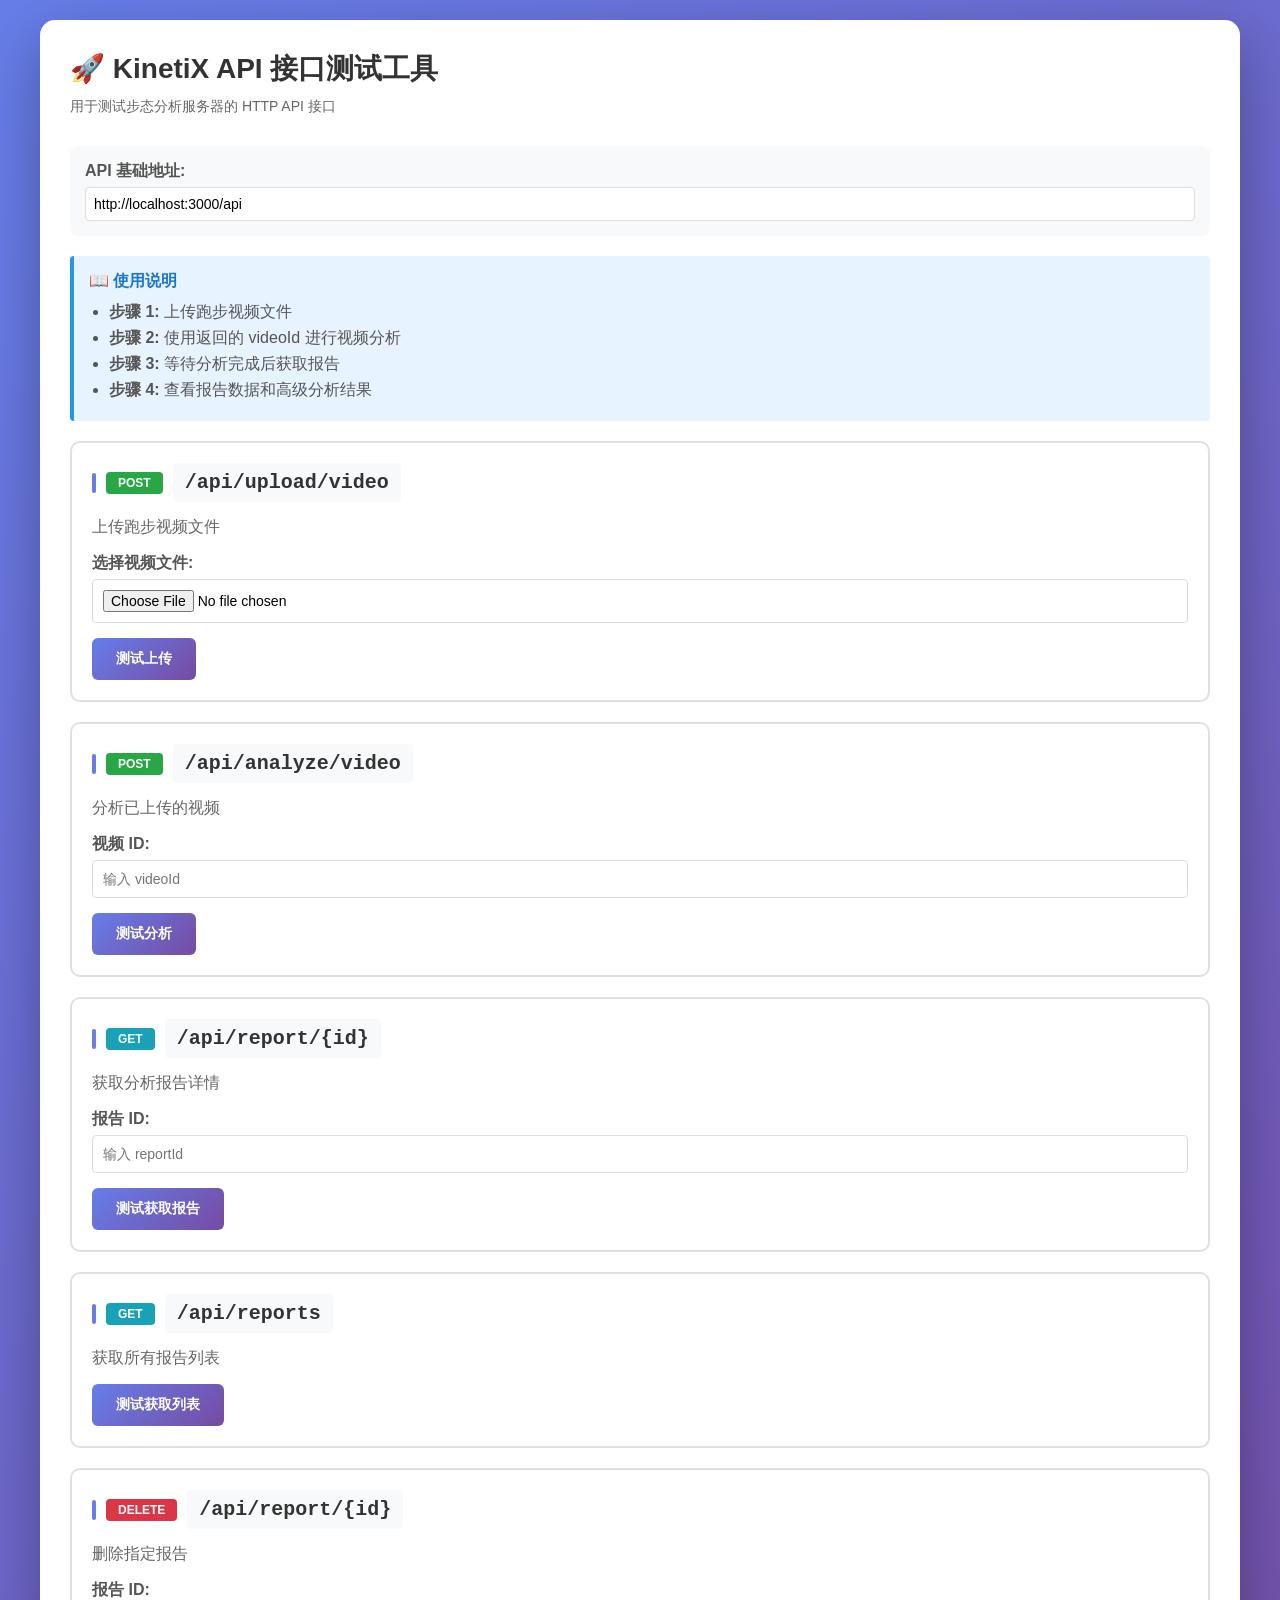
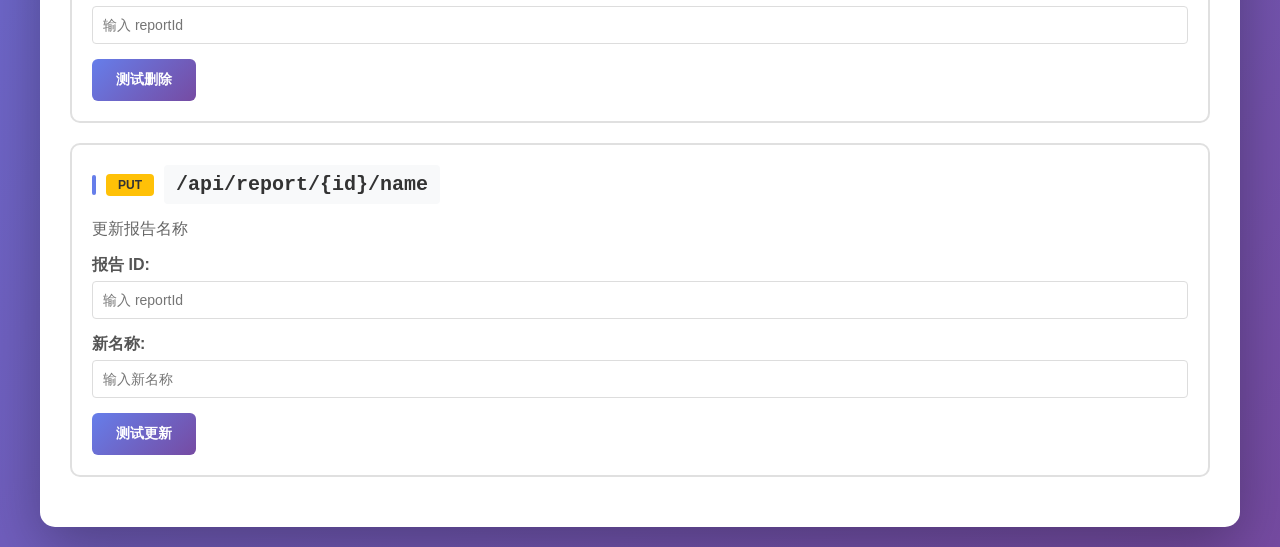
<file: back/api-test.html>
<!DOCTYPE html>
<html lang="zh-CN">
<head>
    <meta charset="UTF-8">
    <meta name="viewport" content="width=device-width, initial-scale=1.0">
    <title>KinetiX API 接口测试工具</title>
    <style>
        * {
            margin: 0;
            padding: 0;
            box-sizing: border-box;
        }
        
        body {
            font-family: 'Microsoft YaHei', Arial, sans-serif;
            background: linear-gradient(135deg, #667eea 0%, #764ba2 100%);
            min-height: 100vh;
            padding: 20px;
        }
        
        .container {
            max-width: 1200px;
            margin: 0 auto;
            background: white;
            border-radius: 15px;
            padding: 30px;
            box-shadow: 0 20px 60px rgba(0,0,0,0.3);
        }
        
        h1 {
            color: #333;
            margin-bottom: 10px;
            font-size: 28px;
        }
        
        .subtitle {
            color: #666;
            margin-bottom: 30px;
            font-size: 14px;
        }
        
        .api-config {
            background: #f8f9fa;
            padding: 15px;
            border-radius: 8px;
            margin-bottom: 20px;
        }
        
        .api-config label {
            display: block;
            margin-bottom: 5px;
            color: #555;
            font-weight: bold;
        }
        
        .api-config input {
            width: 100%;
            padding: 8px;
            border: 1px solid #ddd;
            border-radius: 4px;
            font-size: 14px;
        }
        
        .test-section {
            border: 2px solid #e0e0e0;
            border-radius: 10px;
            padding: 20px;
            margin-bottom: 20px;
        }
        
        .test-section h2 {
            color: #667eea;
            margin-bottom: 15px;
            font-size: 20px;
            display: flex;
            align-items: center;
        }
        
        .test-section h2::before {
            content: '';
            display: inline-block;
            width: 4px;
            height: 20px;
            background: #667eea;
            margin-right: 10px;
            border-radius: 2px;
        }
        
        .method {
            display: inline-block;
            padding: 4px 12px;
            border-radius: 4px;
            color: white;
            font-weight: bold;
            font-size: 12px;
            margin-right: 10px;
        }
        
        .method.post { background: #28a745; }
        .method.get { background: #17a2b8; }
        .method.put { background: #ffc107; color: #333; }
        .method.delete { background: #dc3545; }
        
        .endpoint {
            font-family: 'Courier New', monospace;
            background: #f8f9fa;
            padding: 8px 12px;
            border-radius: 4px;
            color: #333;
        }
        
        .form-group {
            margin-bottom: 15px;
        }
        
        .form-group label {
            display: block;
            margin-bottom: 5px;
            color: #555;
            font-weight: bold;
        }
        
        .form-group input,
        .form-group textarea {
            width: 100%;
            padding: 10px;
            border: 1px solid #ddd;
            border-radius: 4px;
            font-size: 14px;
        }
        
        .form-group textarea {
            font-family: 'Courier New', monospace;
            resize: vertical;
            min-height: 100px;
        }
        
        button {
            background: linear-gradient(135deg, #667eea 0%, #764ba2 100%);
            color: white;
            border: none;
            padding: 12px 24px;
            border-radius: 6px;
            cursor: pointer;
            font-size: 14px;
            font-weight: bold;
            transition: transform 0.2s, box-shadow 0.2s;
        }
        
        button:hover {
            transform: translateY(-2px);
            box-shadow: 0 5px 15px rgba(102, 126, 234, 0.4);
        }
        
        button:disabled {
            opacity: 0.5;
            cursor: not-allowed;
            transform: none;
        }
        
        .response {
            background: #f8f9fa;
            border-left: 4px solid #667eea;
            padding: 15px;
            margin-top: 15px;
            border-radius: 4px;
        }
        
        .response.success {
            border-left-color: #28a745;
        }
        
        .response.error {
            border-left-color: #dc3545;
        }
        
        .response pre {
            background: white;
            padding: 10px;
            border-radius: 4px;
            overflow-x: auto;
            font-size: 12px;
            max-height: 400px;
            overflow-y: auto;
        }
        
        .status {
            display: inline-block;
            padding: 4px 12px;
            border-radius: 4px;
            font-size: 12px;
            font-weight: bold;
            margin-bottom: 10px;
        }
        
        .status.success { background: #d4edda; color: #155724; }
        .status.error { background: #f8d7da; color: #721c24; }
        .status.loading { background: #fff3cd; color: #856404; }
        
        .loading-spinner {
            display: inline-block;
            width: 14px;
            height: 14px;
            border: 2px solid #f3f3f3;
            border-top: 2px solid #667eea;
            border-radius: 50%;
            animation: spin 1s linear infinite;
            margin-right: 8px;
        }
        
        @keyframes spin {
            0% { transform: rotate(0deg); }
            100% { transform: rotate(360deg); }
        }
        
        .info-box {
            background: #e7f3ff;
            border-left: 4px solid #2196F3;
            padding: 15px;
            margin-bottom: 20px;
            border-radius: 4px;
        }
        
        .info-box h3 {
            color: #1976D2;
            margin-bottom: 10px;
            font-size: 16px;
        }
        
        .info-box ul {
            margin-left: 20px;
            color: #555;
        }
        
        .info-box li {
            margin-bottom: 5px;
        }
    </style>
</head>
<body>
    <div class="container">
        <h1>🚀 KinetiX API 接口测试工具</h1>
        <p class="subtitle">用于测试步态分析服务器的 HTTP API 接口</p>
        
        <!-- API 配置 -->
        <div class="api-config">
            <label for="baseUrl">API 基础地址:</label>
            <input type="text" id="baseUrl" value="http://localhost:3000/api">
        </div>
        
        <!-- 使用说明 -->
        <div class="info-box">
            <h3>📖 使用说明</h3>
            <ul>
                <li><strong>步骤 1:</strong> 上传跑步视频文件</li>
                <li><strong>步骤 2:</strong> 使用返回的 videoId 进行视频分析</li>
                <li><strong>步骤 3:</strong> 等待分析完成后获取报告</li>
                <li><strong>步骤 4:</strong> 查看报告数据和高级分析结果</li>
            </ul>
        </div>
        
        <!-- 1. 上传视频 -->
        <div class="test-section">
            <h2>
                <span class="method post">POST</span>
                <span class="endpoint">/api/upload/video</span>
            </h2>
            <p style="margin-bottom: 15px; color: #666;">上传跑步视频文件</p>
            
            <div class="form-group">
                <label for="videoFile">选择视频文件:</label>
                <input type="file" id="videoFile" accept="video/*">
            </div>
            
            <button onclick="testUploadVideo()" id="uploadBtn">
                测试上传
            </button>
            
            <div id="uploadResponse" class="response" style="display: none;"></div>
        </div>
        
        <!-- 2. 分析视频 -->
        <div class="test-section">
            <h2>
                <span class="method post">POST</span>
                <span class="endpoint">/api/analyze/video</span>
            </h2>
            <p style="margin-bottom: 15px; color: #666;">分析已上传的视频</p>
            
            <div class="form-group">
                <label for="analyzeVideoId">视频 ID:</label>
                <input type="text" id="analyzeVideoId" placeholder="输入 videoId">
            </div>
            
            <button onclick="testAnalyzeVideo()" id="analyzeBtn">
                测试分析
            </button>
            
            <div id="analyzeResponse" class="response" style="display: none;"></div>
        </div>
        
        <!-- 3. 获取报告 -->
        <div class="test-section">
            <h2>
                <span class="method get">GET</span>
                <span class="endpoint">/api/report/{id}</span>
            </h2>
            <p style="margin-bottom: 15px; color: #666;">获取分析报告详情</p>
            
            <div class="form-group">
                <label for="reportId">报告 ID:</label>
                <input type="text" id="reportId" placeholder="输入 reportId">
            </div>
            
            <button onclick="testGetReport()" id="getReportBtn">
                测试获取报告
            </button>
            
            <div id="reportResponse" class="response" style="display: none;"></div>
        </div>
        
        <!-- 4. 获取报告列表 -->
        <div class="test-section">
            <h2>
                <span class="method get">GET</span>
                <span class="endpoint">/api/reports</span>
            </h2>
            <p style="margin-bottom: 15px; color: #666;">获取所有报告列表</p>
            
            <button onclick="testGetReports()" id="getReportsBtn">
                测试获取列表
            </button>
            
            <div id="reportsResponse" class="response" style="display: none;"></div>
        </div>
        
        <!-- 5. 删除报告 -->
        <div class="test-section">
            <h2>
                <span class="method delete">DELETE</span>
                <span class="endpoint">/api/report/{id}</span>
            </h2>
            <p style="margin-bottom: 15px; color: #666;">删除指定报告</p>
            
            <div class="form-group">
                <label for="deleteReportId">报告 ID:</label>
                <input type="text" id="deleteReportId" placeholder="输入 reportId">
            </div>
            
            <button onclick="testDeleteReport()" id="deleteBtn">
                测试删除
            </button>
            
            <div id="deleteResponse" class="response" style="display: none;"></div>
        </div>
        
        <!-- 6. 更新报告名称 -->
        <div class="test-section">
            <h2>
                <span class="method put">PUT</span>
                <span class="endpoint">/api/report/{id}/name</span>
            </h2>
            <p style="margin-bottom: 15px; color: #666;">更新报告名称</p>
            
            <div class="form-group">
                <label for="updateReportId">报告 ID:</label>
                <input type="text" id="updateReportId" placeholder="输入 reportId">
            </div>
            
            <div class="form-group">
                <label for="newReportName">新名称:</label>
                <input type="text" id="newReportName" placeholder="输入新名称">
            </div>
            
            <button onclick="testUpdateReportName()" id="updateBtn">
                测试更新
            </button>
            
            <div id="updateResponse" class="response" style="display: none;"></div>
        </div>
    </div>
    
    <script>
        // 获取 API 基础地址
        function getBaseUrl() {
            return document.getElementById('baseUrl').value.replace(/\/$/, '');
        }
        
        // 显示响应结果
        function showResponse(elementId, data, success = true) {
            const element = document.getElementById(elementId);
            element.style.display = 'block';
            element.className = 'response ' + (success ? 'success' : 'error');
            
            const statusClass = success ? 'success' : 'error';
            element.innerHTML = `
                <div class="status ${statusClass}">${success ? '✓ 成功' : '✗ 失败'}</div>
                <pre>${JSON.stringify(data, null, 2)}</pre>
            `;
        }
        
        // 显示加载状态
        function showLoading(buttonId) {
            const button = document.getElementById(buttonId);
            button.disabled = true;
            button.dataset.originalText = button.innerText;
            button.innerHTML = '<span class="loading-spinner"></span>加载中...';
        }
        
        // 恢复按钮状态
        function resetButton(buttonId) {
            const button = document.getElementById(buttonId);
            button.disabled = false;
            button.innerText = button.dataset.originalText || '测试';
        }
        
        // 1. 测试上传视频
        async function testUploadVideo() {
            const fileInput = document.getElementById('videoFile');
            const file = fileInput.files[0];
            
            if (!file) {
                alert('请选择视频文件');
                return;
            }
            
            showLoading('uploadBtn');
            
            try {
                const formData = new FormData();
                formData.append('video', file);
                
                const response = await fetch(`${getBaseUrl()}/upload/video`, {
                    method: 'POST',
                    body: formData
                });
                
                const result = await response.json();
                showResponse('uploadResponse', result, result.code === 200);
                
                if (result.code === 200) {
                    // 自动填充 videoId 到分析输入框
                    document.getElementById('analyzeVideoId').value = result.data.videoId;
                }
            } catch (error) {
                showResponse('uploadResponse', { error: error.message }, false);
            } finally {
                resetButton('uploadBtn');
            }
        }
        
        // 2. 测试分析视频
        async function testAnalyzeVideo() {
            const videoId = document.getElementById('analyzeVideoId').value;
            
            if (!videoId) {
                alert('请输入 videoId');
                return;
            }
            
            showLoading('analyzeBtn');
            
            try {
                const response = await fetch(`${getBaseUrl()}/analyze/video`, {
                    method: 'POST',
                    headers: {
                        'Content-Type': 'application/json'
                    },
                    body: JSON.stringify({ videoId })
                });
                
                const result = await response.json();
                showResponse('analyzeResponse', result, result.code === 200);
            } catch (error) {
                showResponse('analyzeResponse', { error: error.message }, false);
            } finally {
                resetButton('analyzeBtn');
            }
        }
        
        // 3. 测试获取报告
        async function testGetReport() {
            const reportId = document.getElementById('reportId').value;
            
            if (!reportId) {
                alert('请输入 reportId');
                return;
            }
            
            showLoading('getReportBtn');
            
            try {
                const response = await fetch(`${getBaseUrl()}/report/${reportId}`);
                const result = await response.json();
                showResponse('reportResponse', result, result.code === 200);
            } catch (error) {
                showResponse('reportResponse', { error: error.message }, false);
            } finally {
                resetButton('getReportBtn');
            }
        }
        
        // 4. 测试获取报告列表
        async function testGetReports() {
            showLoading('getReportsBtn');
            
            try {
                const response = await fetch(`${getBaseUrl()}/reports`);
                const result = await response.json();
                showResponse('reportsResponse', result, result.code === 200);
            } catch (error) {
                showResponse('reportsResponse', { error: error.message }, false);
            } finally {
                resetButton('getReportsBtn');
            }
        }
        
        // 5. 测试删除报告
        async function testDeleteReport() {
            const reportId = document.getElementById('deleteReportId').value;
            
            if (!reportId) {
                alert('请输入 reportId');
                return;
            }
            
            if (!confirm('确定要删除这个报告吗？')) {
                return;
            }
            
            showLoading('deleteBtn');
            
            try {
                const response = await fetch(`${getBaseUrl()}/report/${reportId}`, {
                    method: 'DELETE'
                });
                
                const result = await response.json();
                showResponse('deleteResponse', result, result.code === 200);
            } catch (error) {
                showResponse('deleteResponse', { error: error.message }, false);
            } finally {
                resetButton('deleteBtn');
            }
        }
        
        // 6. 测试更新报告名称
        async function testUpdateReportName() {
            const reportId = document.getElementById('updateReportId').value;
            const newName = document.getElementById('newReportName').value;
            
            if (!reportId) {
                alert('请输入 reportId');
                return;
            }
            
            if (!newName) {
                alert('请输入新名称');
                return;
            }
            
            showLoading('updateBtn');
            
            try {
                const response = await fetch(`${getBaseUrl()}/report/${reportId}/name`, {
                    method: 'PUT',
                    headers: {
                        'Content-Type': 'application/json'
                    },
                    body: JSON.stringify({ name: newName })
                });
                
                const result = await response.json();
                showResponse('updateResponse', result, result.code === 200);
            } catch (error) {
                showResponse('updateResponse', { error: error.message }, false);
            } finally {
                resetButton('updateBtn');
            }
        }
    </script>
</body>
</html>
</file>
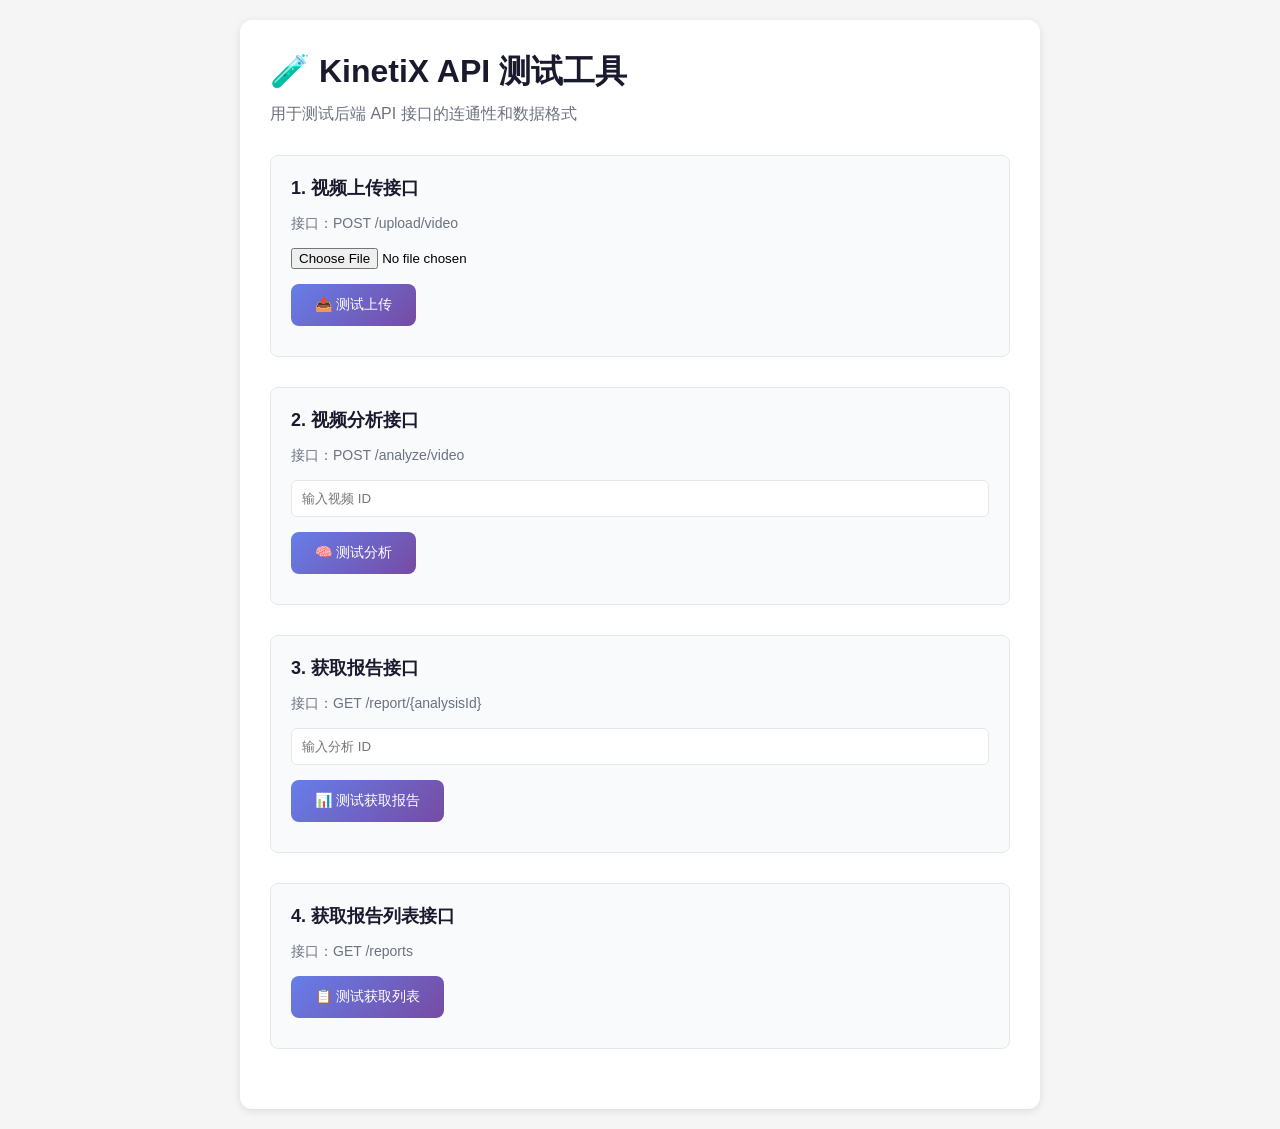
<file: front/api-test.html>
<!DOCTYPE html>
<html lang="zh-CN">
<head>
    <meta charset="UTF-8">
    <meta name="viewport" content="width=device-width, initial-scale=1.0">
    <title>KinetiX API 测试</title>
    <style>
        * {
            margin: 0;
            padding: 0;
            box-sizing: border-box;
        }
        
        body {
            font-family: -apple-system, BlinkMacSystemFont, 'Segoe UI', sans-serif;
            background: #f5f5f5;
            padding: 20px;
        }
        
        .container {
            max-width: 800px;
            margin: 0 auto;
            background: white;
            border-radius: 12px;
            padding: 30px;
            box-shadow: 0 2px 8px rgba(0, 0, 0, 0.1);
        }
        
        h1 {
            color: #1a1a2e;
            margin-bottom: 10px;
        }
        
        .desc {
            color: #6b7280;
            margin-bottom: 30px;
        }
        
        .test-section {
            margin-bottom: 30px;
            padding: 20px;
            background: #f9fafb;
            border-radius: 8px;
            border: 1px solid #e5e7eb;
        }
        
        .test-section h2 {
            color: #1a1a2e;
            font-size: 18px;
            margin-bottom: 15px;
        }
        
        .test-btn {
            background: linear-gradient(135deg, #667eea 0%, #764ba2 100%);
            color: white;
            border: none;
            padding: 12px 24px;
            border-radius: 8px;
            font-size: 14px;
            cursor: pointer;
            margin-right: 10px;
            margin-bottom: 10px;
            transition: all 0.3s;
        }
        
        .test-btn:hover {
            transform: translateY(-2px);
            box-shadow: 0 4px 12px rgba(102, 126, 234, 0.4);
        }
        
        .test-btn:disabled {
            opacity: 0.5;
            cursor: not-allowed;
        }
        
        .result {
            margin-top: 15px;
            padding: 15px;
            background: white;
            border-radius: 6px;
            border: 1px solid #e5e7eb;
        }
        
        .result pre {
            white-space: pre-wrap;
            word-wrap: break-word;
            font-size: 13px;
            color: #374151;
        }
        
        .success {
            border-left: 4px solid #10b981;
        }
        
        .error {
            border-left: 4px solid #ef4444;
        }
        
        .loading {
            color: #667eea;
            font-style: italic;
        }
        
        .file-input {
            margin-bottom: 15px;
        }
    </style>
</head>
<body>
    <div class="container">
        <h1>🧪 KinetiX API 测试工具</h1>
        <p class="desc">用于测试后端 API 接口的连通性和数据格式</p>
        
        <!-- 视频上传测试 -->
        <div class="test-section">
            <h2>1. 视频上传接口</h2>
            <p style="color: #6b7280; font-size: 14px; margin-bottom: 15px;">
                接口：POST /upload/video
            </p>
            
            <div class="file-input">
                <input type="file" id="videoFile" accept="video/*" style="display: block; margin-bottom: 10px;">
            </div>
            
            <button class="test-btn" onclick="testUploadVideo()" id="uploadBtn">
                📤 测试上传
            </button>
            
            <div class="result" id="uploadResult" style="display: none;"></div>
        </div>
        
        <!-- 视频分析测试 -->
        <div class="test-section">
            <h2>2. 视频分析接口</h2>
            <p style="color: #6b7280; font-size: 14px; margin-bottom: 15px;">
                接口：POST /analyze/video
            </p>
            
            <input type="text" id="videoIdInput" placeholder="输入视频 ID" 
                   style="width: 100%; padding: 10px; border: 1px solid #e5e7eb; border-radius: 6px; margin-bottom: 15px;">
            
            <button class="test-btn" onclick="testAnalyzeVideo()" id="analyzeBtn">
                🧠 测试分析
            </button>
            
            <div class="result" id="analyzeResult" style="display: none;"></div>
        </div>
        
        <!-- 获取报告测试 -->
        <div class="test-section">
            <h2>3. 获取报告接口</h2>
            <p style="color: #6b7280; font-size: 14px; margin-bottom: 15px;">
                接口：GET /report/{analysisId}
            </p>
            
            <input type="text" id="analysisIdInput" placeholder="输入分析 ID" 
                   style="width: 100%; padding: 10px; border: 1px solid #e5e7eb; border-radius: 6px; margin-bottom: 15px;">
            
            <button class="test-btn" onclick="testGetReport()" id="reportBtn">
                📊 测试获取报告
            </button>
            
            <div class="result" id="reportResult" style="display: none;"></div>
        </div>
        
        <!-- 获取报告列表测试 -->
        <div class="test-section">
            <h2>4. 获取报告列表接口</h2>
            <p style="color: #6b7280; font-size: 14px; margin-bottom: 15px;">
                接口：GET /reports
            </p>
            
            <button class="test-btn" onclick="testGetReportList()" id="listBtn">
                📋 测试获取列表
            </button>
            
            <div class="result" id="listResult" style="display: none;"></div>
        </div>
    </div>
    
    <script src="api.js"></script>
    <script>
        // 显示结果
        function showResult(elementId, data, isError = false) {
            const element = document.getElementById(elementId);
            element.style.display = 'block';
            element.className = 'result ' + (isError ? 'error' : 'success');
            element.innerHTML = '<pre>' + JSON.stringify(data, null, 2) + '</pre>';
        }
        
        // 设置按钮加载状态
        function setButtonLoading(btnId, loading) {
            const btn = document.getElementById(btnId);
            if (loading) {
                btn.disabled = true;
                btn.dataset.originalText = btn.innerText;
                btn.innerText = '⏳ 加载中...';
            } else {
                btn.disabled = false;
                btn.innerText = btn.dataset.originalText || btn.innerText;
            }
        }
        
        // 测试视频上传
        async function testUploadVideo() {
            const fileInput = document.getElementById('videoFile');
            const file = fileInput.files[0];
            
            if (!file) {
                showResult('uploadResult', { error: '请选择视频文件' }, true);
                return;
            }
            
            setButtonLoading('uploadBtn', true);
            
            try {
                const result = await uploadVideoToBackend(file);
                showResult('uploadResult', result);
                
                // 自动填充视频 ID 到分析测试
                document.getElementById('videoIdInput').value = result.videoId;
            } catch (error) {
                showResult('uploadResult', { error: error.message }, true);
            } finally {
                setButtonLoading('uploadBtn', false);
            }
        }
        
        // 测试视频分析
        async function testAnalyzeVideo() {
            const videoId = document.getElementById('videoIdInput').value;
            
            if (!videoId) {
                showResult('analyzeResult', { error: '请输入视频 ID' }, true);
                return;
            }
            
            setButtonLoading('analyzeBtn', true);
            
            try {
                const result = await analyzeVideoFromBackend(videoId);
                showResult('analyzeResult', result);
                
                // 自动填充分析 ID 到报告测试
                document.getElementById('analysisIdInput').value = result.analysisId;
            } catch (error) {
                showResult('analyzeResult', { error: error.message }, true);
            } finally {
                setButtonLoading('analyzeBtn', false);
            }
        }
        
        // 测试获取报告
        async function testGetReport() {
            const analysisId = document.getElementById('analysisIdInput').value;
            
            if (!analysisId) {
                showResult('reportResult', { error: '请输入分析 ID' }, true);
                return;
            }
            
            setButtonLoading('reportBtn', true);
            
            try {
                const result = await getReportFromBackend(analysisId);
                showResult('reportResult', result);
            } catch (error) {
                showResult('reportResult', { error: error.message }, true);
            } finally {
                setButtonLoading('reportBtn', false);
            }
        }
        
        // 测试获取报告列表
        async function testGetReportList() {
            setButtonLoading('listBtn', true);
            
            try {
                const result = await getReportListFromBackend(1, 20);
                showResult('listResult', result);
            } catch (error) {
                showResult('listResult', { error: error.message }, true);
            } finally {
                setButtonLoading('listBtn', false);
            }
        }
    </script>
</body>
</html>
</file>
